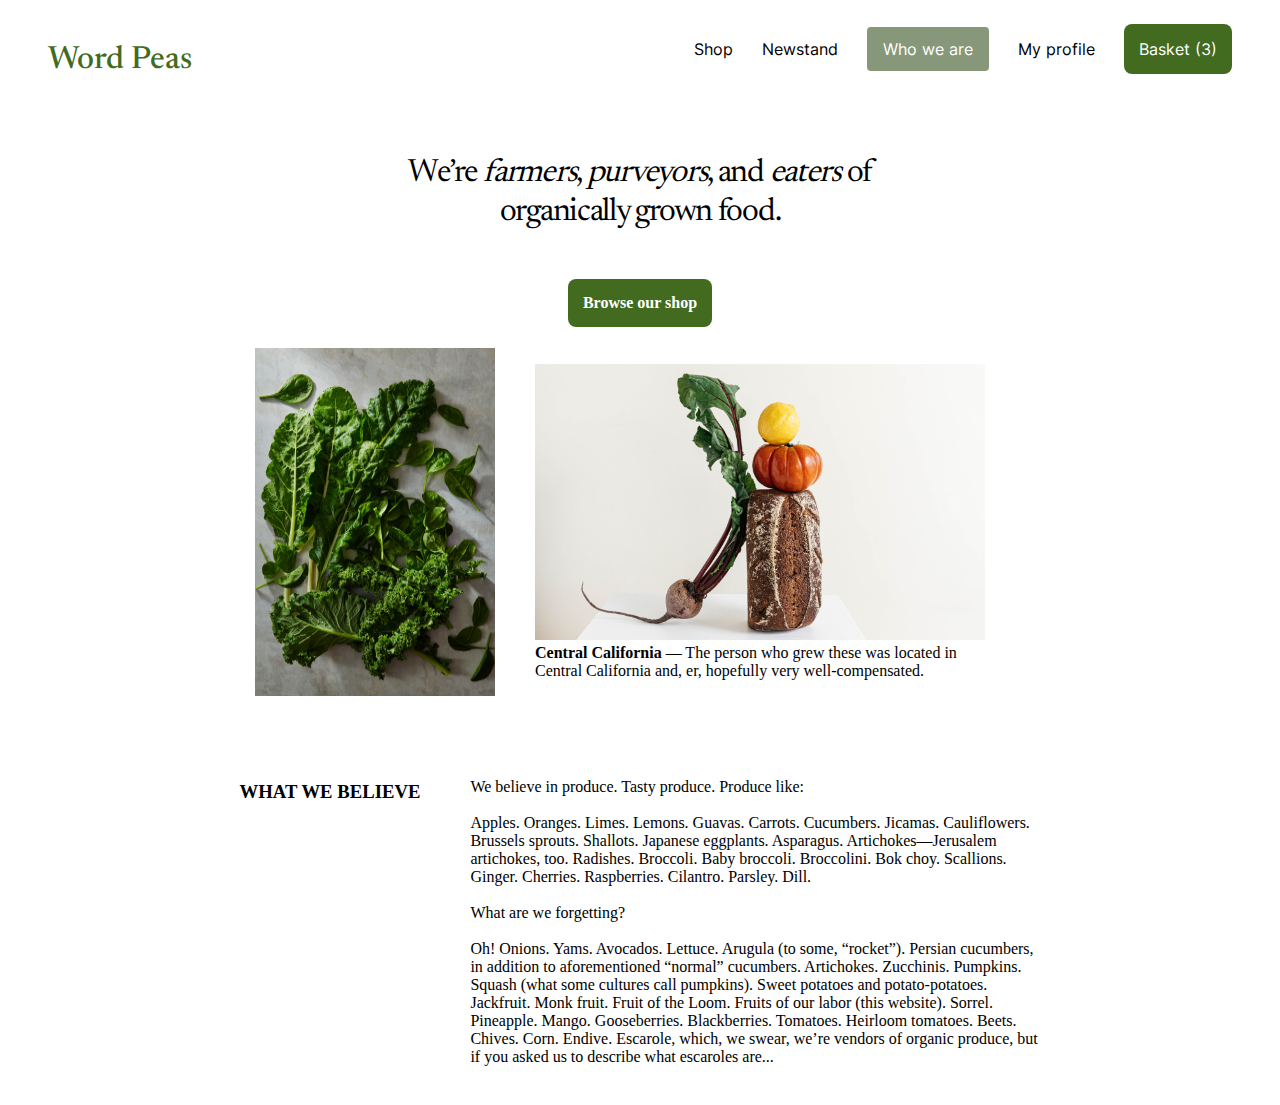
<file: index.html>
<!DOCTYPE html>
<html lang="en">
<head>
    <meta charset="UTF-8">
    <meta name="viewport" content="width=device-width, initial-scale=1.0">
    <link rel="stylesheet" href="styles/main.css">
    <link rel="stylesheet" href="styles/index.css">
    <script src="scripts/main.js" defer></script>
    <title>Homepage</title>
</head>
<body>
    <!-- Adds title of the website, and navigation menu for the website -->
    <header>
        <h1>Word Peas</h1>
        <nav class="dropdown">
            <button class="dropbtn" id="menu">Menu</button>
            <ul class="dropdown-content">
                <li>
                    <a href="pages/products.html">Shop</a>
                </li>
                <li>
                    <a href="pages/newstand.html">Newstand</a>
                </li>
                <li>
                    <a href="#" id="active">Who we are</a>
                </li>
                <li>
                    <a href="pages/profile.html">My profile</a>
                </li>
                <li>
                    <a href="pages/basket.html" class="button">Basket (3)</a>
                </li>
            </ul>
        </nav>
    </header> 
    <main>
        <article>
            <h2>
                We’re <span class="italic">farmers</span>, <span class="italic">purveyors</span>, and <span class="italic">eaters</span> of
                <br> 
                organically grown food.
            </h2>
        </article>
        <article> 
            <h4 class="button">
                <a href="pages/products.html">Browse our shop</a></h4>
        </article>
        <article id="images">
            <img src="images/leaf.png" alt="">
            <figure>
                <img src="images/veggies.png" alt="">
                <figcaption>
                    <span class="bold">Central California</span>  — The person who grew these was located in Central California and, er, hopefully very
                    well-compensated.
                </figcaption>
            </figure>
        </article>
        <article id="text">
            <aside>
                <h3 class="bold">WHAT WE BELIEVE</h3>
            </aside>
            <p>
                We believe in produce. Tasty produce. Produce like:
                <br> 
                <br> 
                Apples. Oranges. Limes. Lemons. Guavas. Carrots. Cucumbers.
                Jicamas. Cauliflowers. Brussels sprouts. Shallots. Japanese eggplants. Asparagus. Artichokes—Jerusalem artichokes,
                too. Radishes. Broccoli. Baby broccoli. Broccolini. Bok choy. Scallions. Ginger. Cherries. Raspberries. Cilantro.
                Parsley. Dill.
                <br>
                <br>
                What are we forgetting? 
                <br>
                <br>
                Oh! Onions. Yams. Avocados. Lettuce. Arugula (to some, “rocket”). Persian
                cucumbers, in addition to aforementioned “normal” cucumbers. Artichokes. Zucchinis. Pumpkins. Squash (what some
                cultures call pumpkins). Sweet potatoes and potato-potatoes. Jackfruit. Monk fruit. Fruit of the Loom. Fruits of our
                labor (this website). Sorrel. Pineapple. Mango. Gooseberries. Blackberries. Tomatoes. Heirloom tomatoes. Beets.
                Chives. Corn. Endive. Escarole, which, we swear, we’re vendors of organic produce, but if you asked us to describe
                what escaroles are...
            </p>
        </article>
    </main>
    <footer>

    </footer>
</body>
</html>
</file>
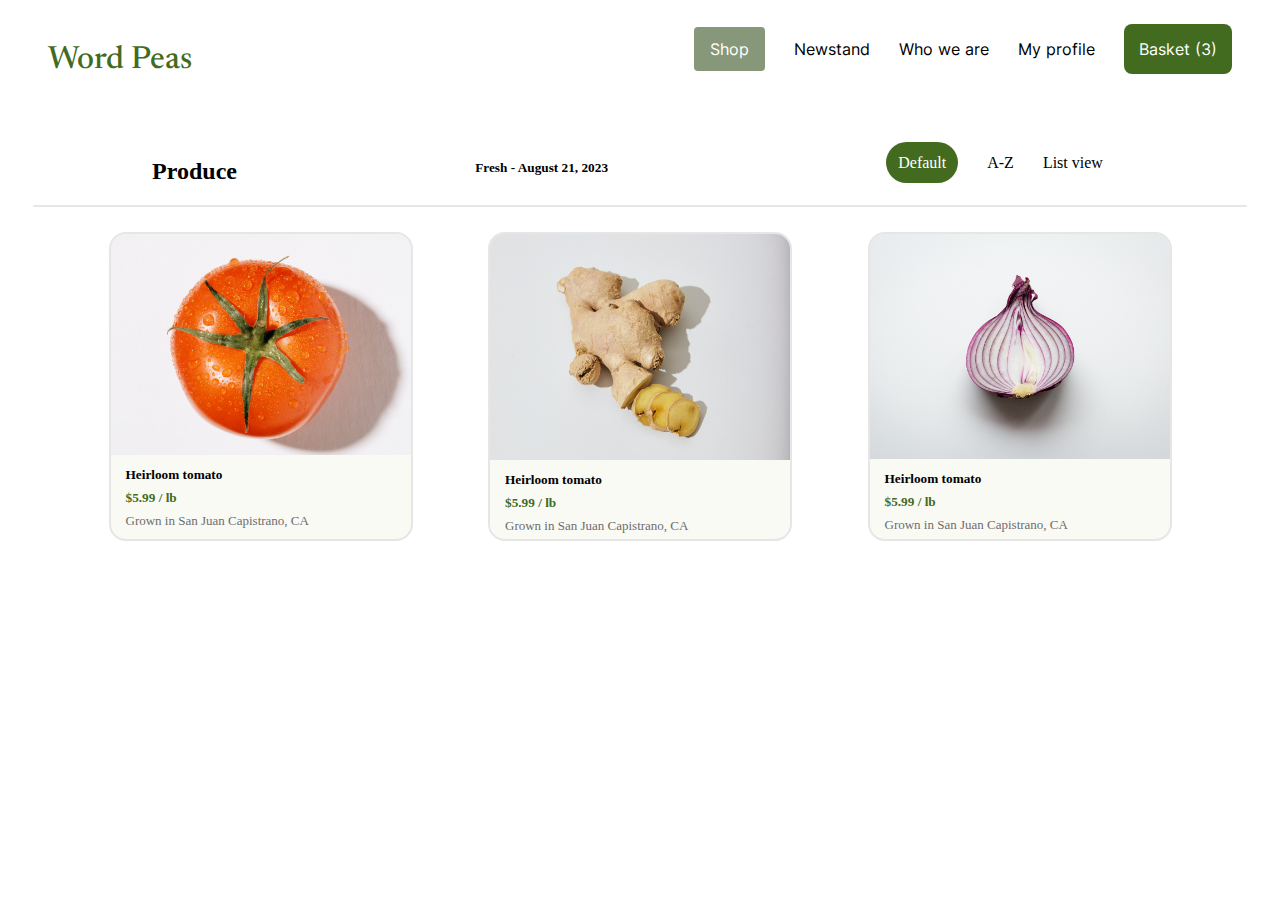
<file: pages/products.html>
<!DOCTYPE html>
<html lang="en">
<head>
    <meta charset="UTF-8">
    <meta name="viewport" content="width=device-width, initial-scale=1.0">
    <link rel="stylesheet" href="../styles/main.css">
    <link rel="stylesheet" href="../styles/products.css">
    <script src="../scripts/main.js" defer></script>
    <title>Products</title>
</head>
<body>
    <header>
        <h1>Word Peas</h1>
        <nav class="dropdown">
            <!-- Maakt een klikbare knop die hamburgermenu laat zien -->
            <button class="dropbtn" id="menu">Menu</button>
            <ul class="dropdown-content">
                <li>
                    <a href="products.html" id="active">Shop</a>
                </li>
                <li>
                    <a href="newstand.html">Newstand</a>
                </li>
                <li>
                    <a href="../index.html">Who we are</a>
                </li>
                <li>
                    <a href="profile.html">My profile</a>
                </li>
                <li>
                    <a href="basket.html" class="button">Basket (3)</a>
                </li>
            </ul>
        </nav>
    </header> 
    <main>
        <article id="row">
            <h2>Produce</h2>
            <h5>Fresh - August 21, 2023</h5>
            <ul>
                <li>Default</li>
                <li>A-Z</li>
                <li>List view</li>
            </ul>
        </article>
        <div class="line"></div>
        <div class="products">
            <article>
                <img src="../images/tomato.png" alt="">
                <h5>Heirloom tomato</h5>
                <h5>$5.99 / lb</h5>
                <p>Grown in San Juan Capistrano, CA</p>
            </article>
            <article>
                <img src="../images/org-ginger.png" alt="">
                <h5>Heirloom tomato</h5>
                <h5>$5.99 / lb</h5>
                <p>Grown in San Juan Capistrano, CA</p>
            </article>
            <article>
                <img src="../images/purple-onion.png" alt="">
                <h5>Heirloom tomato</h5>
                <h5>$5.99 / lb</h5>
                <p>Grown in San Juan Capistrano, CA</p>
            </article>
        </div>
    </main>
    <footer>

    </footer>
</body>
</html>
</file>
<file: styles/main.css>
/* 
    Luka Rurua
    27/01/2024
    Main css for whole website
*/

/* Adds font Newsreader */
@font-face {
    font-family: Newsreader;
    src: url(../fonts/Newsreader/Newsreader-VariableFont_opsz\,wght.ttf);
}
/* Adds font Inter */
@font-face {
    font-family: Inter;
    src: url(../fonts/Inter/Inter-VariableFont_slnt\,wght.ttf);
}



/* Changes background color of the whole website */
body {
    background-color: #FFFFFF;
}
/* Makes elements inside header flexible, and gives them space in between to move them far apart */
header {
    padding: 15px;
    display: flex;
    justify-content: space-between;
    
}
/* Changes the color of the website title and gives it different font, also moves text away from left side */
header h1 {
    margin-left: 25px;
    color: #426B1F;
    font-family: 'Newsreader';
    font-weight: 500;
}
/* Hides dropdown menu while screen is big */
.dropbtn
{
    display: none;
}
/*  */
#active {
    padding: 12px 16px;
    background-color: #3852219a;
    border-radius: 4px;
    color: white;
}
/* Aligns nav menu horizontally, also moves text away from right */
header nav li {
    display: inline;
    margin-right: 25px;

}
/* Removes underline from text and changes color of the text to black */
header nav li a {
    text-decoration: none;
    font-family: 'Inter';
    font-weight: 400;
    color: #000000; 
}
/* Gives element with button id different text color, changes background color, more space around and adds round corners */
.button {
    padding: 15px;
    background-color: #426B1F;
    border-radius: 8px;
    color: #FFFFFF;
}

.italic {
    font-style: italic;
}
.bold {
    font-weight: bold;
}

@media screen and (max-width:833px) {

    /* Gives buton background color, text-size,space around and changes mouse cursor to pointer*/
    .dropbtn {
        display: block;
        margin-right: 25px;
        font-size: 28px;
        background-color: #426B1F;
        color: white;
        padding: 8px;
        border-radius: 6px;
        border: none;
        cursor: pointer;
    }

    /* removes default margin when screen is small */
    header nav li {
        margin-right: 0;
    }

    /* Gives menu specific position on screen and adds border around it */
    .dropdown-content {
        /* removes default padding on the left side */
        padding-inline-start: 0;
        display: none;
        position: absolute;
        top: 60px;
        right: 12px;
        background-color: #E6E6E6;
        min-width: 147px;
        border-radius: 15px;
        border: #000000 solid 1px;
    }

    /* Gives each link default size, text color and puts them in center */
    .dropdown-content li {
        text-align: center;
        color: white;
        padding: 12px 0px;
        text-decoration: none;
        display: block;
    }

    /* changes background color when hovering over text */
    .dropdown-content a:hover {
        background-color: #315017;
        padding: 7px 20px;
        border-radius: 4px;
        color: white;
    }

    /* changes display from none to block to show menu content */
    .dropdown:hover .dropdown-content {
        display: block;
    }

    /* makes button for basket smaller to fit rest of the menu items */
    .button {
        padding: 7px;
    }
}
@media screen and (max-width:785px) {

    article#images>img {
        max-width: 250px;
    }
    article#images figure img {
        max-width: 350px;
    }
    article#text {
        flex-direction: column;
    }
}

@media screen and (max-width:670px) {
    article#images>img {
        max-width: 150px;
    }
    article#images figure img {
        max-width: 150px;
    }
    article#text {
        flex-direction: column;
    }
}
</file>
<file: styles/index.css>
/* 
    Luka Rurua
    27/01/2024
    CSS for the index.html page
*/

/* Main */
main {
    display: flex;
    flex-direction: column;
    padding: 15px;
}
/* Gives h2 element bigger text size and changes its font */
main article h2 {
    text-align: center;
    font-family: 'Newsreader';
    font-size: 32px;
    /* Gives space between letters */
    letter-spacing: -1.28px;
    /* gives each line its own height */
    line-height: 120%;
    font-weight: 400;
}
/* Changes color of the text and removes underline */
h4.button a {
    color: white;
    text-decoration: none;
}
/* puts elements inside article in a row and puts them in the center */
article {
    display: flex;
    flex-direction: row;
    justify-content: center;
}
/* gives image inside figure and the txt under it max width */
figure img, figcaption
{
    max-width: 450px;
}
/* gives article with text id extra space on top */
article#text {

    margin-top: 66px;
}
/* Moves p element more on right side and gives it max width */
article p {
    margin-left: 50px;
    max-width: 570px;
}
</file>
<file: styles/products.css>
/* 
    Luka Rurua
    27/01/2024
    CSS for Products page
*/

/* gives extra space around the element and sets everything inside in vertically */
main {
    padding: 25px;
    display: flex;
    flex-direction: column;
}

/* gives each element space around it and sets them all horizontally */
article#row {
    display: flex;
    flex-direction: row;
    justify-content: space-around;
}
/* Gives round corners displays list horizontally and moves each li element 25px left */
article#row li {

    border-radius: 23px;
    display: inline;
    margin-right: 25px;
}
/* By using first-child it only applies to first li element */
article#row li:first-child {

    background-color: #426B1F;
    padding: 12px;
    color: white;
}
/* Adds a gray line for cosmetic purposes */
div.line {
    background-color: #E6E6E6;
    height: 2px;
    border-radius: 2px;
    margin-bottom: 25px;
}
/* Displays element with products class horizontally and gives elements inside even space */
div.products {
    display: flex;
    flex-direction: row;
    justify-content: space-evenly;
}
/* Gives element article inside div with product class gray-ish border, round corners, shows elements inside vertically and gives them max width */
div.products article {
    border: solid 2px #E6E6E6;
    background-color: #FAFAF5;
    border-radius: 17px;
    display: flex;
    flex-direction: column;
    max-width: 300px;
}
/* Moves elements under image 10px under */
div.products article img {
    border-top-right-radius: 15px;
    border-top-left-radius: 15px;
    margin-bottom: 10px;
}
/* Moves h5 and p elements inside article */
div.products article h5 ,p {
    margin-top: 2px;
    margin-left: 15px;
    margin-bottom: 5px;
}
div.products article h5:nth-child(odd) {
    color: #426B1F;
}
div.products article p {
    color: #6D6D6D;
    font-size: small;
}

@media screen and (max-width:1000px) {

    div.products {
        flex-direction: column;
        align-items: center;
    }
    div.products article {
        margin-bottom: 15px;
    }
    article#row li:first-child {

        background-color: transparent;
        padding: 0px;
        color: black;
    }
    article#row li:last-child {

        background-color:#426B1F;
        padding: 15px;
        color: white;
    }
}


@media screen and (max-width:600px) {

    article#row {
        flex-direction: column;
        align-items: center;
    }
}
</file>
